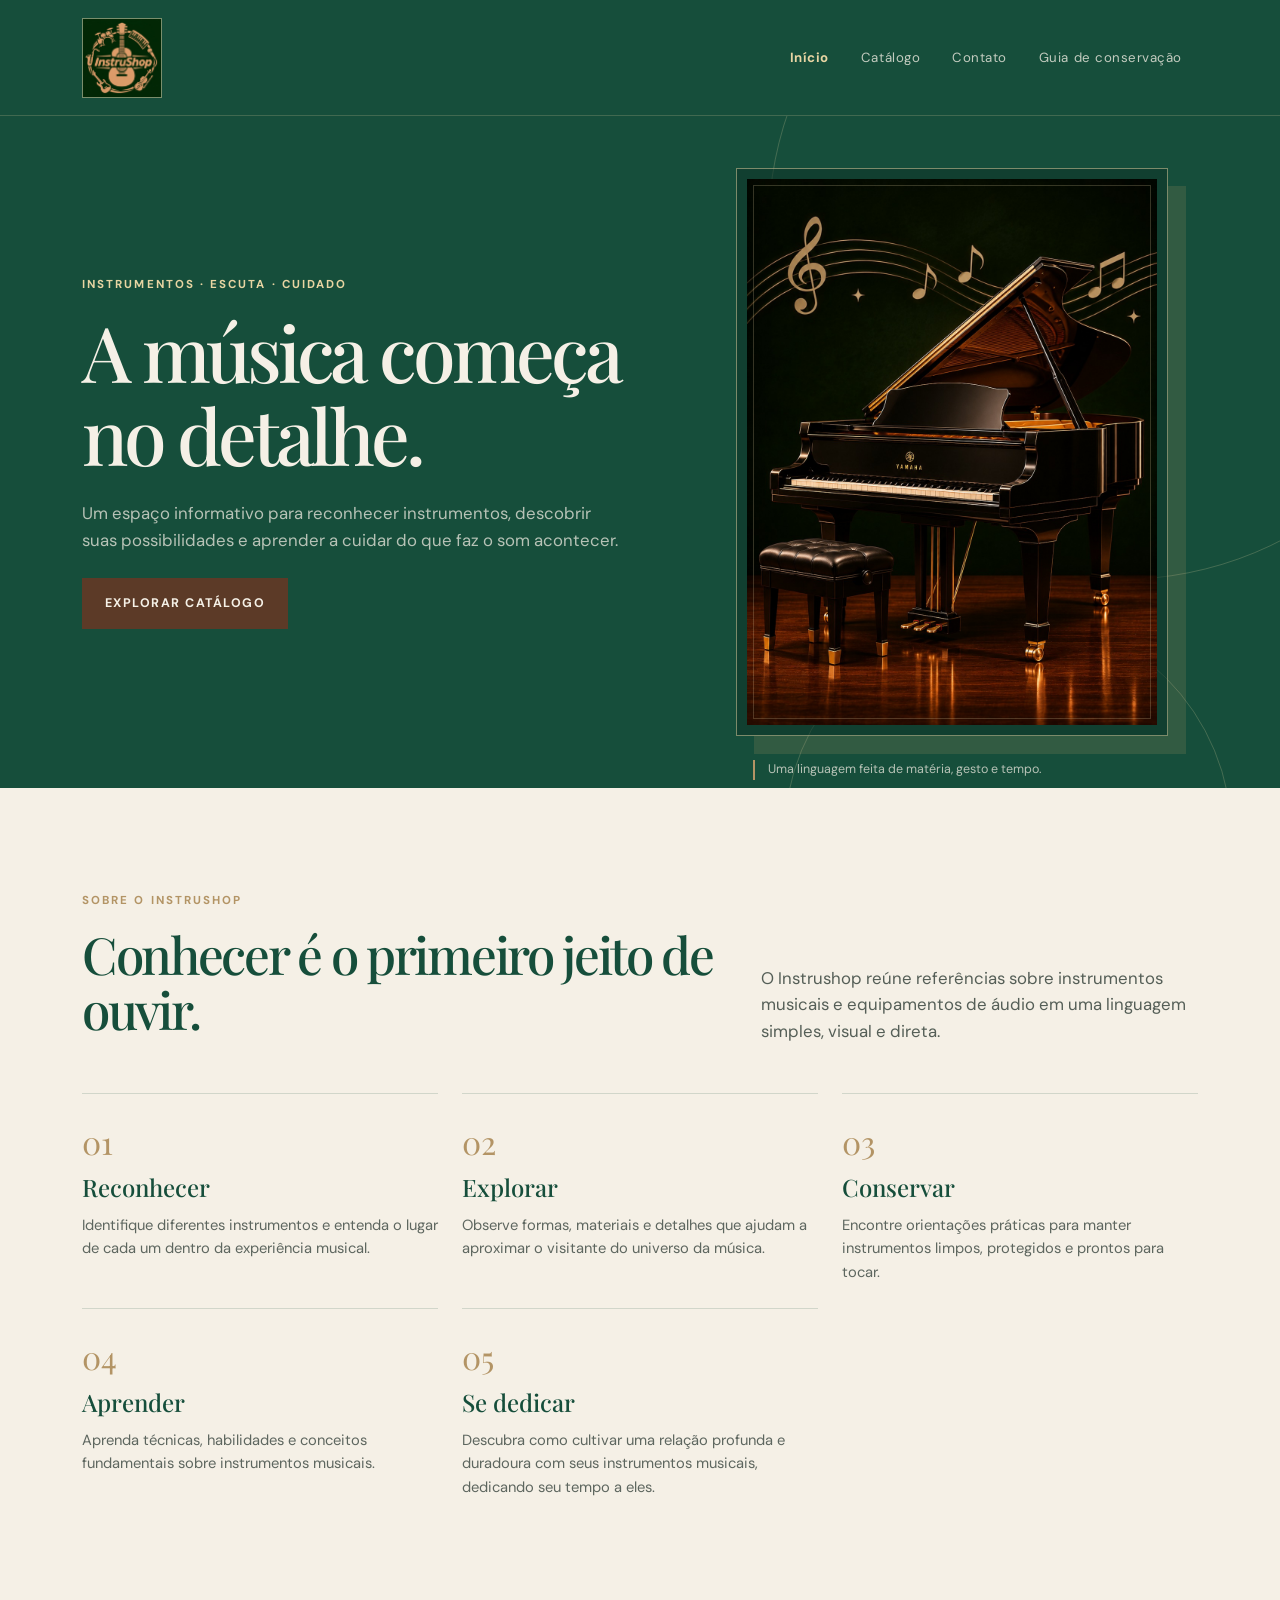
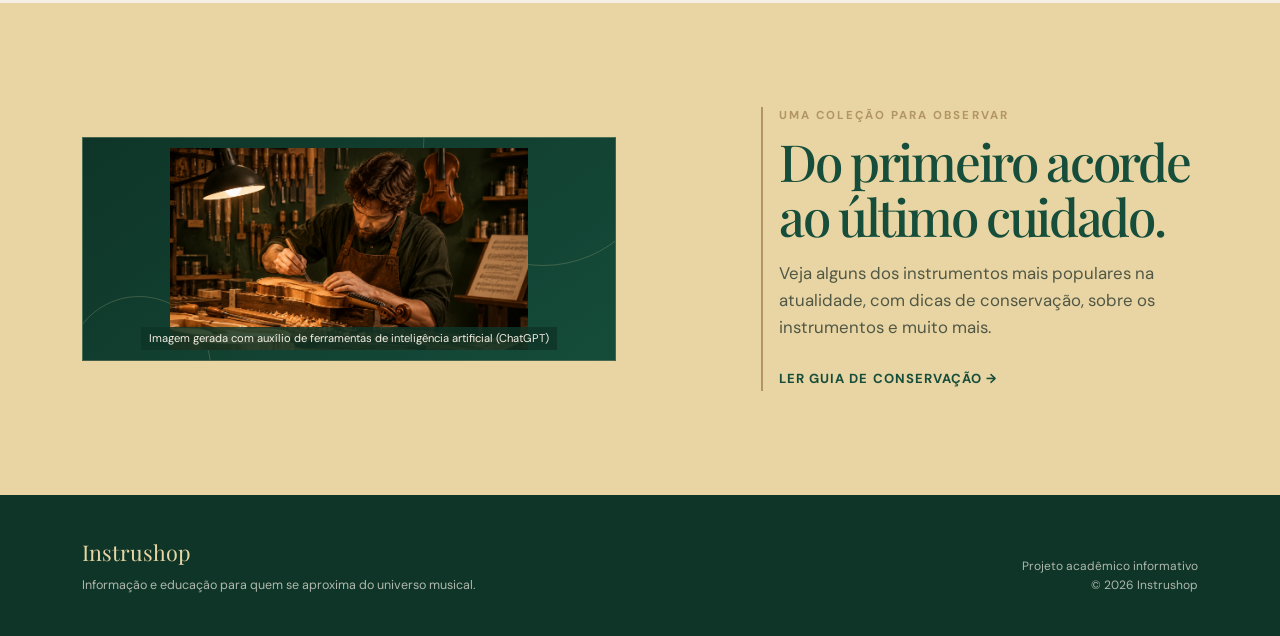
<file: Instrushop-main/Instrushop-main/index.html>
<!doctype html>
<html lang="pt-BR">
<head>
  <meta charset="utf-8">
  <meta name="viewport" content="width=device-width, initial-scale=1">
  <meta name="description" content="Instrushop: instrumentos musicais, equipamentos de áudio e cuidado com a música.">
  <title>Início — Instrushop</title>
  <link href="https://cdn.jsdelivr.net/npm/bootstrap@5.3.3/dist/css/bootstrap.min.css" rel="stylesheet">
  <link href="css/estilos.css" rel="stylesheet">
</head>
<body>
  <header class="site-header">
    <nav class="navbar navbar-expand-lg" aria-label="Navegação principal">
      <div class="container">
        <a class="navbar-brand brand-lockup" href="index.html" aria-label="Instrushop — página inicial">
          <img class="brand-logo" src="assets/logo/instrushop-logo.jpeg" alt="Instrushop">
        </a>
        <button class="navbar-toggler" type="button" data-bs-toggle="collapse" data-bs-target="#mainNav" aria-controls="mainNav" aria-expanded="false" aria-label="Abrir menu"><span class="navbar-toggler-icon"></span></button>
        <div class="collapse navbar-collapse justify-content-end" id="mainNav">
          <ul class="navbar-nav align-items-lg-center">
            <li class="nav-item"><a class="nav-link" data-page="index.html" href="index.html">Início</a></li>
            <li class="nav-item"><a class="nav-link" data-page="catalogo.html" href="catalogo.html">Catálogo</a></li>
            <li class="nav-item"><a class="nav-link" data-page="contato.html" href="contato.html">Contato</a></li>
            <li class="nav-item"><a class="nav-link" data-page="guia-conservacao.html" href="guia-conservacao.html">Guia de conservação</a></li>
          </ul>
        </div>
      </div>
    </nav>
  </header>

  <main>
    <section class="hero">
      <div class="container">
        <div class="hero-grid">
          <div>
            <p class="eyebrow">Instrumentos · escuta · cuidado</p>
            <h1 class="display-title mb-4">A música começa no detalhe.</h1>
            <p class="lead-copy mb-4">Um espaço informativo para reconhecer instrumentos, descobrir suas possibilidades e aprender a cuidar do que faz o som acontecer.</p>
            <a class="btn btn-primary-custom" href="catalogo.html">Explorar catálogo</a>
          </div>
          <div class="hero-art" aria-label="Piano de cauda em ambiente escuro com iluminação dourada">
            <div class="hero-photo-frame"><img src="assets/imagens/piano-referencia.jpeg" alt="Piano de cauda preto iluminado em tons dourados, com notas musicais ao fundo" fetchpriority="high" decoding="async"><span class="hero-caption">Uma linguagem feita de matéria, gesto e tempo.</span></div>
          </div>
        </div>
      </div>
    </section>

    <section class="editorial-section">
      <div class="container">
        <div class="row g-5 align-items-end mb-5">
          <div class="col-lg-7">
            <p class="eyebrow">Sobre o Instrushop</p>
            <h2 class="section-title mt-3">Conhecer é o primeiro jeito de ouvir.</h2>
          </div>
          <div class="col-lg-5"><p class="lead-copy mb-0">O Instrushop reúne referências sobre instrumentos musicais e equipamentos de áudio em uma linguagem simples, visual e direta.</p></div>
        </div>
        <div class="row g-4">
          <div class="col-md-6 col-lg-4"><article class="feature-card"><span class="feature-number">01</span><h3>Reconhecer</h3><p>Identifique diferentes instrumentos e entenda o lugar de cada um dentro da experiência musical.</p></article></div>
          <div class="col-md-6 col-lg-4"><article class="feature-card"><span class="feature-number">02</span><h3>Explorar</h3><p>Observe formas, materiais e detalhes que ajudam a aproximar o visitante do universo da música.</p></article></div>
          <div class="col-md-6 col-lg-4"><article class="feature-card"><span class="feature-number">03</span><h3>Conservar</h3><p>Encontre orientações práticas para manter instrumentos limpos, protegidos e prontos para tocar.</p></article></div>
            <div class="col-md-6 col-lg-4"><article class="feature-card"><span class="feature-number">04</span><h3>Aprender</h3><p>Aprenda técnicas, habilidades e conceitos fundamentais sobre instrumentos musicais.</p></article></div>
              <div class="col-md-6 col-lg-4"><article class="feature-card"><span class="feature-number">05</span><h3>Se dedicar</h3><p>Descubra como cultivar uma relação profunda e duradoura com seus instrumentos musicais, dedicando seu tempo a eles.</p></article></div>
        </div>
      </div>
    </section>

    <section class="band editorial-section">
      <div class="container">
        <div class="row g-5 align-items-center">
          <div class="col-lg-6">
            <div class="placeholder-photo" aria-label="Imagem de instrumento musical do projeto"><img src="imgpg1.png" alt="Instrumento musical em destaque" loading="lazy" decoding="async">
            <figcaption>Imagem gerada com auxílio de ferramentas de inteligência artificial (ChatGPT)</figcaption></div>
          </div>
          <div class="col-lg-5 offset-lg-1">
            <div class="section-kicker"><p class="eyebrow mb-2">Uma coleção para observar</p><h2 class="section-title mb-3">Do primeiro acorde ao último cuidado.</h2><p class="lead-copy mb-4">Veja alguns dos instrumentos mais populares na atualidade, com dicas de conservação, sobre os instrumentos e muito mais. </p><a class="btn-quiet" href="guia-conservacao.html">Ler guia de conservação →</a></div>
          </div>
        </div>
      </div>
    </section>
  </main>

  <footer class="site-footer"><div class="container"><div class="row align-items-end"><div class="col-md-7"><div class="footer-brand">Instrushop</div><p class="footer-note">Informação e educação para quem se aproxima do universo musical.</p></div><div class="col-md-5"><p class="footer-meta mb-0">Projeto acadêmico informativo<br>© <span class="year"></span> Instrushop</p></div></div></div></footer>
  <script src="https://cdn.jsdelivr.net/npm/bootstrap@5.3.3/dist/js/bootstrap.bundle.min.js"></script><script src="js/script.js"></script>
</body>
</html>
</file>
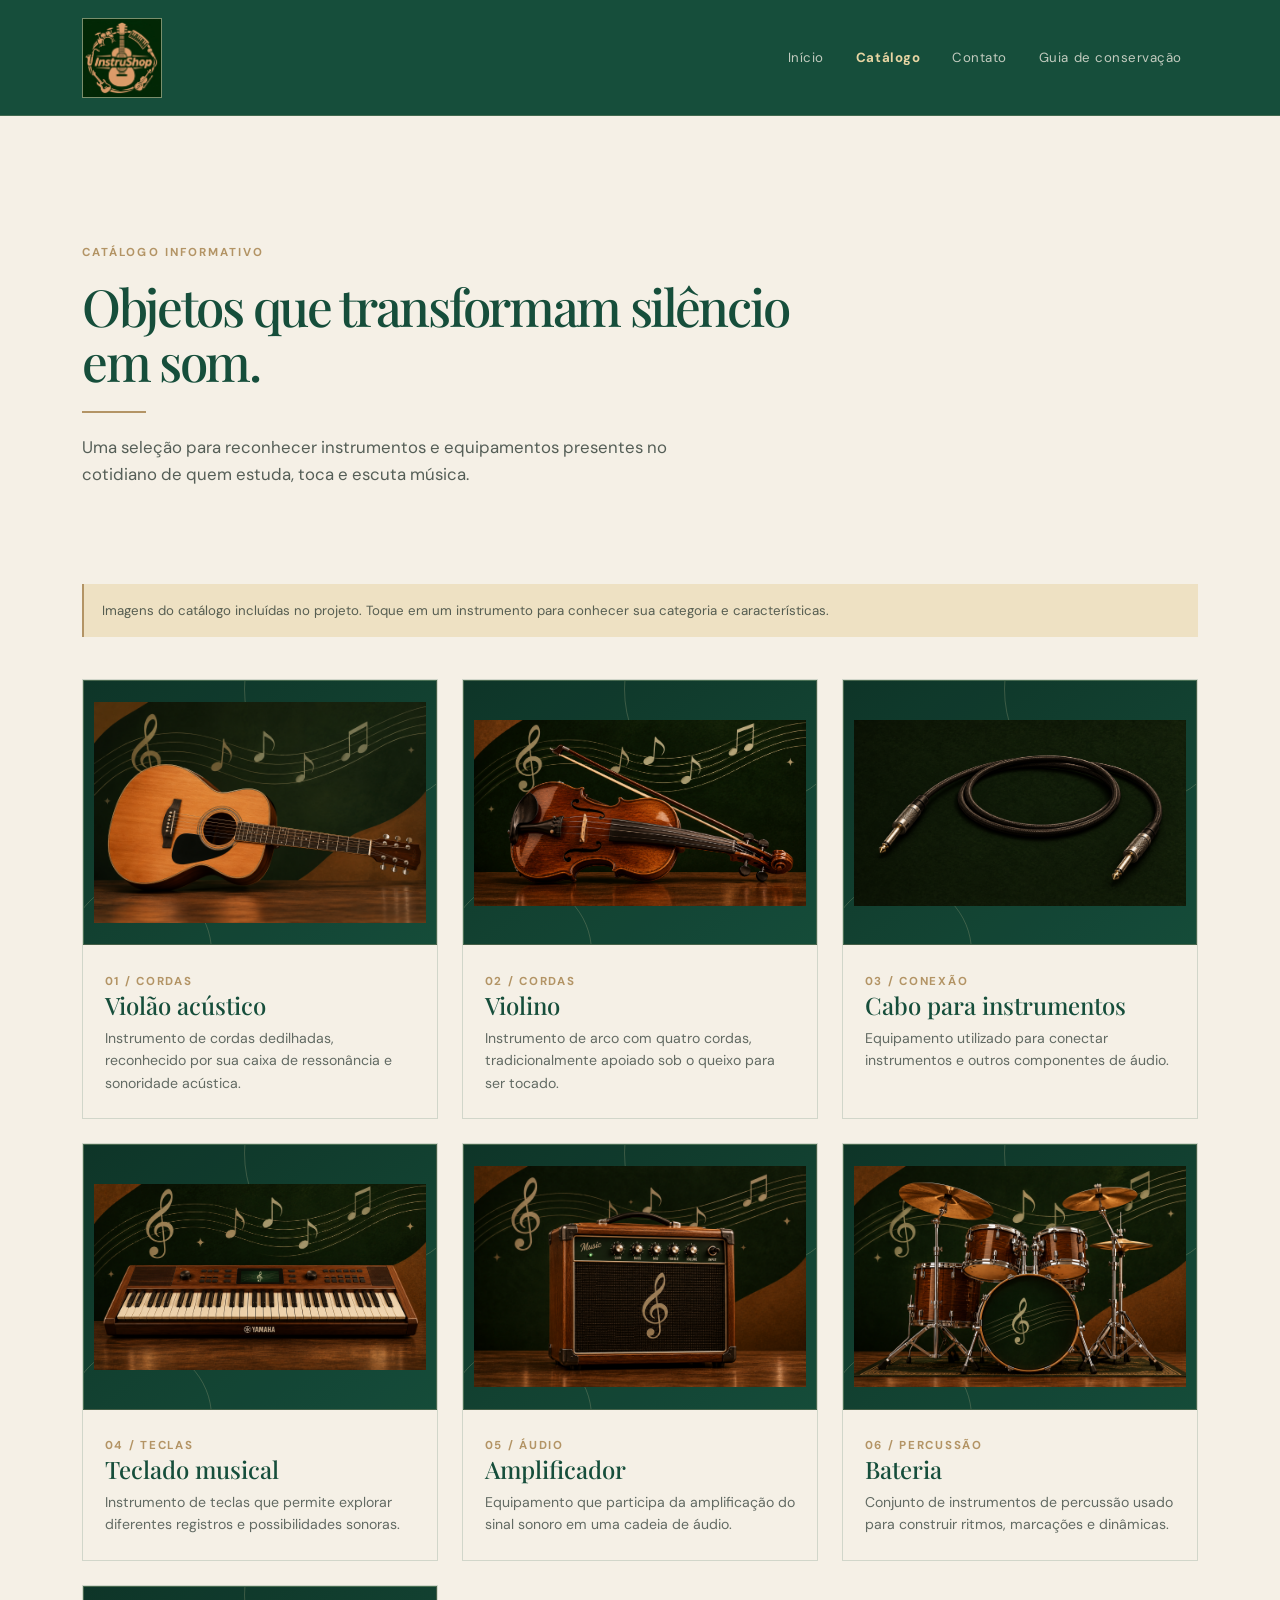
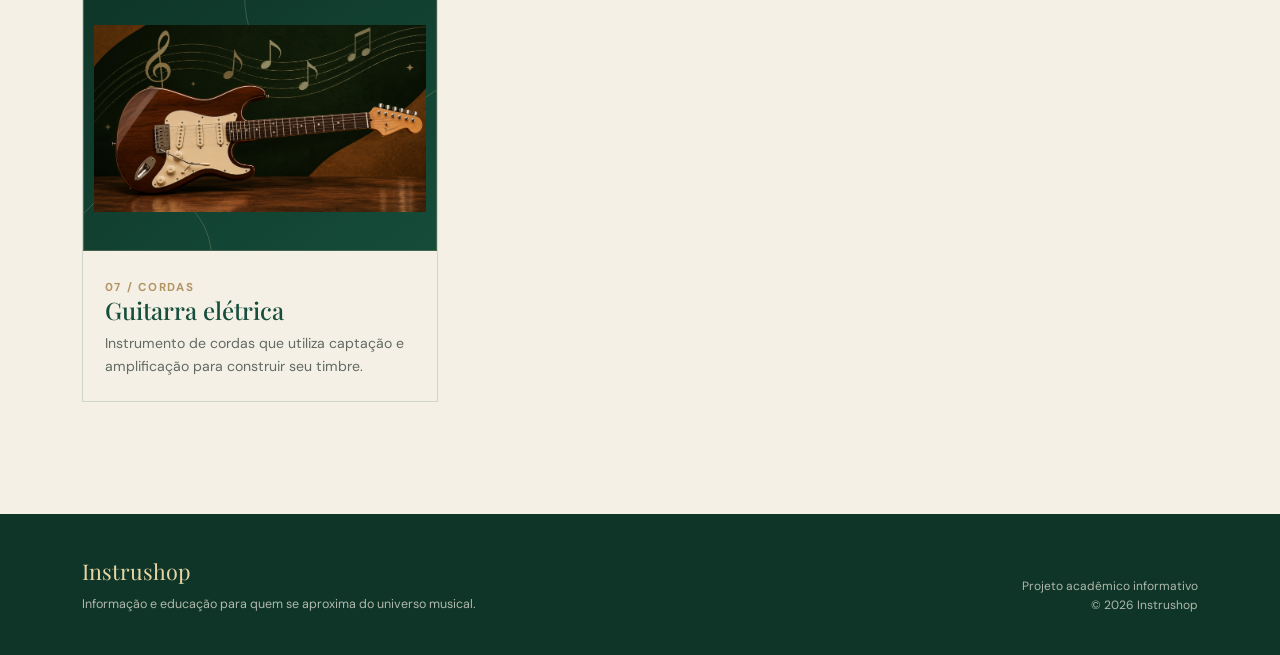
<file: Instrushop-main/Instrushop-main/catalogo.html>
<!doctype html>
<html lang="pt-BR">
  <head>
    <meta charset="utf-8" />
    <meta name="viewport" content="width=device-width, initial-scale=1" />
    <meta
      name="description"
      content="Catálogo informativo de instrumentos e equipamentos musicais do Instrushop."
    />
    <title>Catálogo — Instrushop</title>
    <link
      href="https://cdn.jsdelivr.net/npm/bootstrap@5.3.3/dist/css/bootstrap.min.css"
      rel="stylesheet"
    />
    <link href="css/estilos.css" rel="stylesheet" />
  </head>
  <body>
    <header class="site-header">
      <nav class="navbar navbar-expand-lg" aria-label="Navegação principal">
        <div class="container">
          <a class="navbar-brand brand-lockup" href="index.html"
            ><img
              class="brand-logo"
              src="assets/logo/instrushop-logo.jpeg"
              alt="Instrushop" /></a
          ><button
            class="navbar-toggler"
            type="button"
            data-bs-toggle="collapse"
            data-bs-target="#mainNav"
            aria-label="Abrir menu"
          >
            <span class="navbar-toggler-icon"></span>
          </button>
          <div
            class="collapse navbar-collapse justify-content-end"
            id="mainNav"
          >
            <ul class="navbar-nav align-items-lg-center">
              <li class="nav-item">
                <a class="nav-link" data-page="index.html" href="index.html"
                  >Início</a
                >
              </li>
              <li class="nav-item">
                <a
                  class="nav-link"
                  data-page="catalogo.html"
                  href="catalogo.html"
                  >Catálogo</a
                >
              </li>
              <li class="nav-item">
                <a class="nav-link" data-page="contato.html" href="contato.html"
                  >Contato</a
                >
              </li>
              <li class="nav-item">
                <a
                  class="nav-link"
                  data-page="guia-conservacao.html"
                  href="guia-conservacao.html"
                  >Guia de conservação</a
                >
              </li>
            </ul>
          </div>
        </div>
      </nav>
    </header>
    <main>
      <section class="page-intro">
        <div class="container">
          <div class="row">
            <div class="col-lg-8">
              <p class="eyebrow">Catálogo informativo</p>
              <h1 class="section-title mt-3 mb-3">
                Objetos que transformam silêncio em som.
              </h1>
              <div class="rule"></div>
              <p class="lead-copy">
                Uma seleção para reconhecer instrumentos e equipamentos
                presentes no cotidiano de quem estuda, toca e escuta música.
              </p>
            </div>
          </div>
        </div>
      </section>
      <section class="catalog-grid">
        <div class="container">
          <p class="asset-note">Imagens do catálogo incluídas no projeto. Toque em um instrumento para conhecer sua categoria e características.</p>
          <div class="row g-4">
            <div class="col-md-6 col-lg-4">
              <article class="product-card">
                <div class="placeholder-photo">
                  
                  <img src="assets/imagens/catalogo/violao-acustico.png" alt="Violão acústico" loading="lazy" decoding="async">
                </div>
                <div class="product-copy">
                  <span class="product-index">01 / CORDAS</span>
                  <h3>Violão acústico</h3>
                  <p>
                    Instrumento de cordas dedilhadas, reconhecido por sua caixa
                    de ressonância e sonoridade acústica.
                  </p>
                </div>
              </article>
            </div>
            <div class="col-md-6 col-lg-4">
              <article class="product-card">
                <div class="placeholder-photo">
                  <img src="assets/imagens/catalogo/violino.png" alt="Violino clássico" loading="lazy" decoding="async">
                </div>
                <div class="product-copy">
                  <span class="product-index">02 / CORDAS</span>
                  <h3>Violino</h3>
                  <p>
                    Instrumento de arco com quatro cordas, tradicionalmente
                    apoiado sob o queixo para ser tocado.
                  </p>
                </div>
              </article>
            </div>
            <div class="col-md-6 col-lg-4">
              <article class="product-card">
                <div class="placeholder-photo">
                    <img src="assets/imagens/catalogo/cabo-instrumento.png" alt="Cabo para instrumentos musicais" loading="lazy" decoding="async">
                </div>
                <div class="product-copy">
                  <span class="product-index">03 / CONEXÃO</span>
                  <h3>Cabo para instrumentos</h3>
                  <p>
                    Equipamento utilizado para conectar instrumentos e outros
                    componentes de áudio.
                  </p>
                </div>
              </article>
            </div>
            <div class="col-md-6 col-lg-4">
              <article class="product-card">
                <div class="placeholder-photo">
                  <img src="assets/imagens/catalogo/teclado.png" alt="Teclado musical Yamaha" loading="lazy" decoding="async">
                </div>
                <div class="product-copy">
                  <span class="product-index">04 / TECLAS</span>
                  <h3>Teclado musical</h3>
                  <p>
                    Instrumento de teclas que permite explorar diferentes
                    registros e possibilidades sonoras.
                  </p>
                </div>
              </article>
            </div>
            <div class="col-md-6 col-lg-4">
              <article class="product-card">
                <div class="placeholder-photo">
                  <img src="assets/imagens/catalogo/amplificador.png" alt="Amplificador vintage" loading="lazy" decoding="async">
                </div>
                <div class="product-copy">
                  <span class="product-index">05 / ÁUDIO</span>
                  <h3>Amplificador</h3>
                  <p>
                    Equipamento que participa da amplificação do sinal sonoro em
                    uma cadeia de áudio.
                  </p>
                </div>
              </article>
            </div>
            <div class="col-md-6 col-lg-4">
              <article class="product-card">
                <div class="placeholder-photo">
                  <img src="assets/imagens/catalogo/bateria.png" alt="Bateria acústica" loading="lazy" decoding="async">
                </div>
                <div class="product-copy">
                  <span class="product-index">06 / PERCUSSÃO</span>
                  <h3>Bateria</h3>
                  <p>
                    Conjunto de instrumentos de percussão usado para construir
                    ritmos, marcações e dinâmicas.
                  </p>
                </div>
              </article>
            </div>
            <div class="col-md-6 col-lg-4">
              <article class="product-card">
                <div class="placeholder-photo">
                  <img src="assets/imagens/catalogo/guitarra-eletrica.png" alt="Guitarra elétrica" loading="lazy" decoding="async">
                </div>
                <div class="product-copy">
                  <span class="product-index">07 / CORDAS</span>
                  <h3>Guitarra elétrica</h3>
                  <p>
                    Instrumento de cordas que utiliza captação e amplificação
                    para construir seu timbre.
                  </p>
                </div>
              </article>
            </div>
          </div>
        </div>
      </section>
    </main>
    <footer class="site-footer">
      <div class="container">
        <div class="row align-items-end">
          <div class="col-md-7">
            <div class="footer-brand">Instrushop</div>
            <p class="footer-note">
              Informação e educação para quem se aproxima do universo musical.
            </p>
          </div>
          <div class="col-md-5">
            <p class="footer-meta mb-0">
              Projeto acadêmico informativo<br />©
              <span class="year"></span> Instrushop
            </p>
          </div>
        </div>
      </div>
    </footer>
    <script src="https://cdn.jsdelivr.net/npm/bootstrap@5.3.3/dist/js/bootstrap.bundle.min.js"></script>
    <script src="js/script.js"></script>
  </body>
</html>
</file>
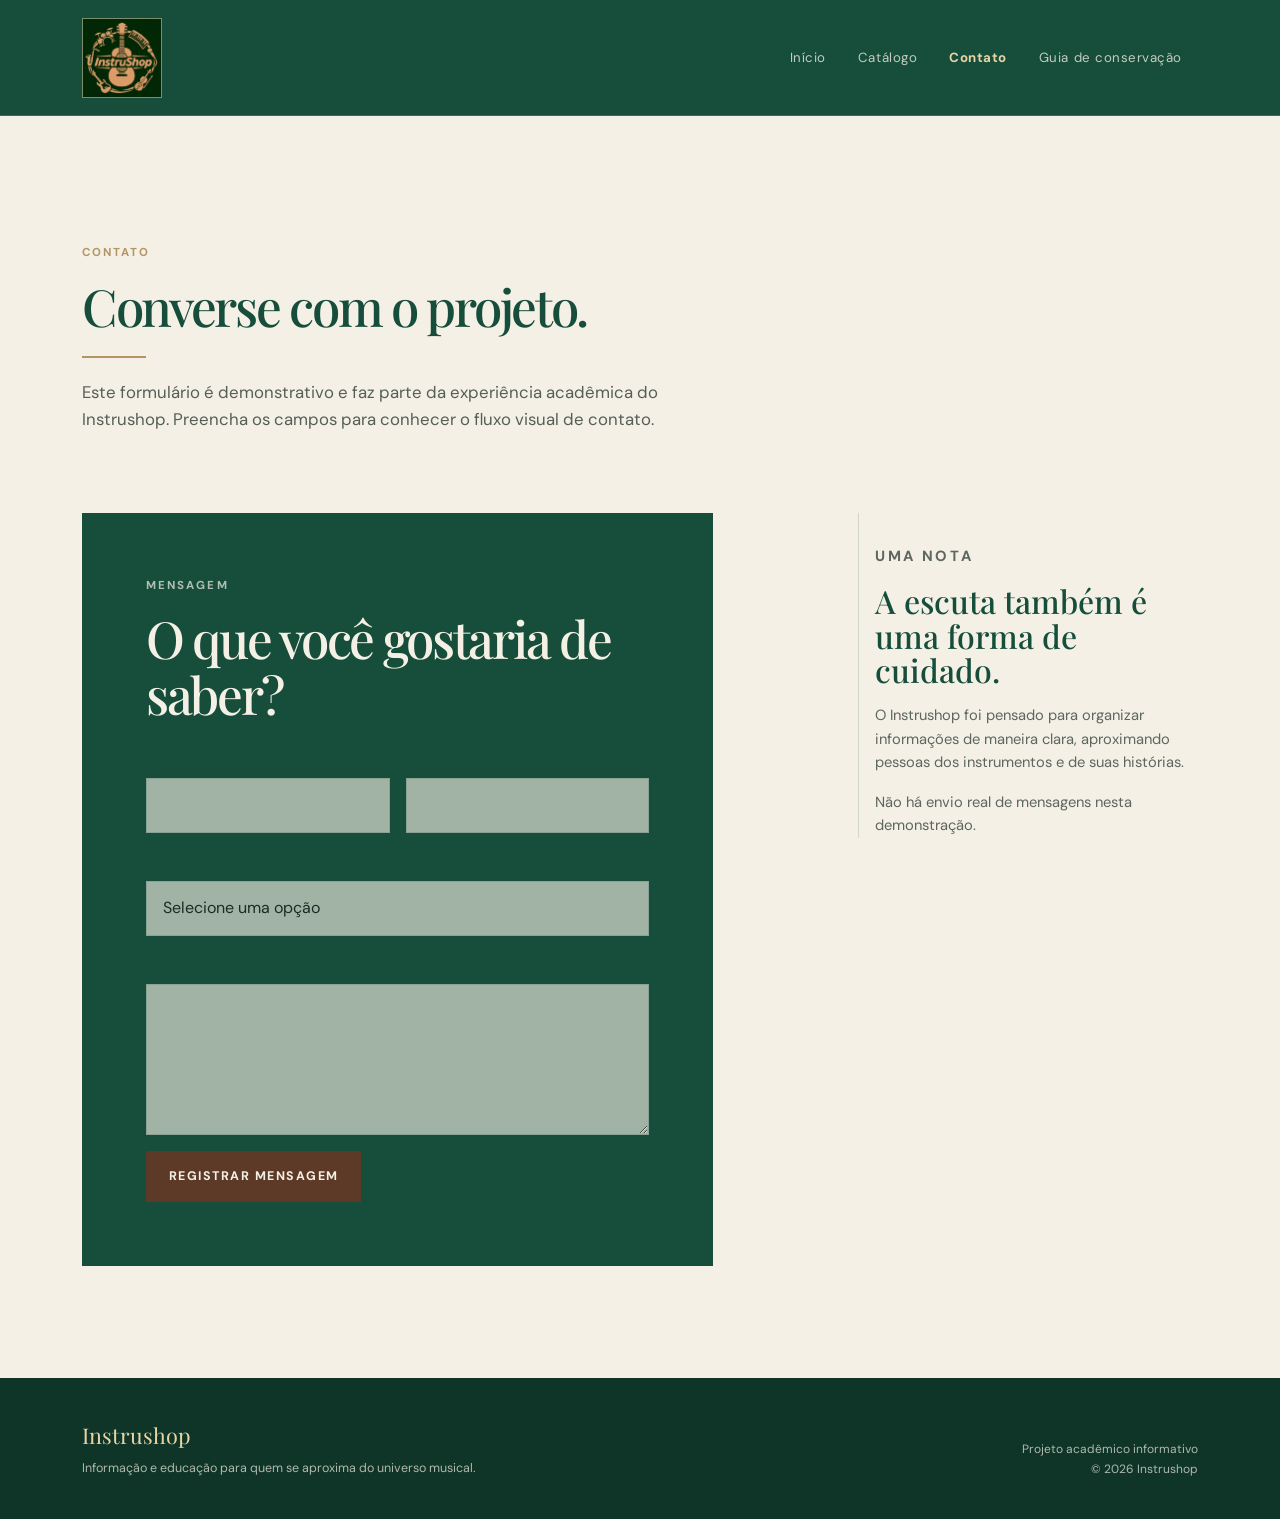
<file: Instrushop-main/Instrushop-main/contato.html>
<!doctype html>
<html lang="pt-BR">
<head>
  <meta charset="utf-8">
  <meta name="viewport" content="width=device-width, initial-scale=1">
  <meta name="description" content="Formulário de contato demonstrativo do Instrushop.">
  <title>Contato — Instrushop</title>
  <link href="https://cdn.jsdelivr.net/npm/bootstrap@5.3.3/dist/css/bootstrap.min.css" rel="stylesheet">
  <link href="css/estilos.css" rel="stylesheet">
</head>
<body>
  <header class="site-header">
    <nav class="navbar navbar-expand-lg" aria-label="Navegação principal"><div class="container">
      <a class="navbar-brand brand-lockup" href="index.html" aria-label="Instrushop — início"><img class="brand-logo" src="assets/logo/instrushop-logo.jpeg" alt="Instrushop"></a>
      <button class="navbar-toggler" type="button" data-bs-toggle="collapse" data-bs-target="#mainNav" aria-controls="mainNav" aria-expanded="false" aria-label="Abrir menu"><span class="navbar-toggler-icon"></span></button>
      <div class="collapse navbar-collapse justify-content-end" id="mainNav"><ul class="navbar-nav align-items-lg-center">
        <li class="nav-item"><a class="nav-link" data-page="index.html" href="index.html">Início</a></li><li class="nav-item"><a class="nav-link" data-page="catalogo.html" href="catalogo.html">Catálogo</a></li><li class="nav-item"><a class="nav-link" data-page="contato.html" href="contato.html">Contato</a></li><li class="nav-item"><a class="nav-link" data-page="guia-conservacao.html" href="guia-conservacao.html">Guia de conservação</a></li>
      </ul></div>
    </div></nav>
  </header>
  <main>
    <section class="page-intro"><div class="container"><div class="row"><div class="col-lg-8"><p class="eyebrow">Contato</p><h1 class="section-title mt-3 mb-3">Converse com o projeto.</h1><div class="rule"></div><p class="lead-copy">Este formulário é demonstrativo e faz parte da experiência acadêmica do Instrushop. Preencha os campos para conhecer o fluxo visual de contato.</p></div></div></div></section>
    <section class="contact-shell"><div class="container"><div class="row g-5 align-items-start">
      <div class="col-lg-7"><div class="contact-panel"><p class="eyebrow">Mensagem</p><h2 class="section-title mt-3 mb-4">O que você gostaria de saber?</h2>
        <form id="contactForm" novalidate><div class="row g-3">
          <div class="col-md-6"><label class="form-label" for="name">Nome</label><input class="form-control" id="name" name="name" type="text" autocomplete="name" required><div class="invalid-feedback">Informe seu nome.</div></div>
          <div class="col-md-6"><label class="form-label" for="email">E-mail</label><input class="form-control" id="email" name="email" type="email" autocomplete="email" required><div class="invalid-feedback">Informe um e-mail válido.</div></div>
          <div class="col-12"><label class="form-label" for="subject">Assunto</label><select class="form-select" id="subject" name="subject" required><option value="" selected disabled>Selecione uma opção</option><option>Instrumentos musicais</option><option>Equipamentos de áudio</option><option>Conservação</option><option>Projeto acadêmico</option></select><div class="invalid-feedback">Selecione um assunto.</div></div>
          <div class="col-12"><label class="form-label" for="message">Mensagem</label><textarea class="form-control" id="message" name="message" rows="5" required></textarea><div class="invalid-feedback">Escreva uma mensagem.</div></div>
          <div class="col-12"><button class="btn btn-primary-custom" type="submit">Registrar mensagem</button><div id="formFeedback" class="form-feedback" role="status" aria-live="polite"></div></div>
        </div></form>
      </div></div>
      <div class="col-lg-4 offset-lg-1"><aside class="contact-aside"><p class="eyebrow">Uma nota</p><h3 class="mt-3 mb-3">A escuta também é uma forma de cuidado.</h3><p>O Instrushop foi pensado para organizar informações de maneira clara, aproximando pessoas dos instrumentos e de suas histórias.</p><p class="mb-0">Não há envio real de mensagens nesta demonstração.</p></aside></div>
    </div></div></section>
  </main>
  <footer class="site-footer"><div class="container"><div class="row align-items-end"><div class="col-md-7"><div class="footer-brand">Instrushop</div><p class="footer-note">Informação e educação para quem se aproxima do universo musical.</p></div><div class="col-md-5"><p class="footer-meta mb-0">Projeto acadêmico informativo<br>© <span class="year"></span> Instrushop</p></div></div></div></footer>
  <script src="https://cdn.jsdelivr.net/npm/bootstrap@5.3.3/dist/js/bootstrap.bundle.min.js"></script><script src="js/script.js"></script>
</body>
</html>
</file>
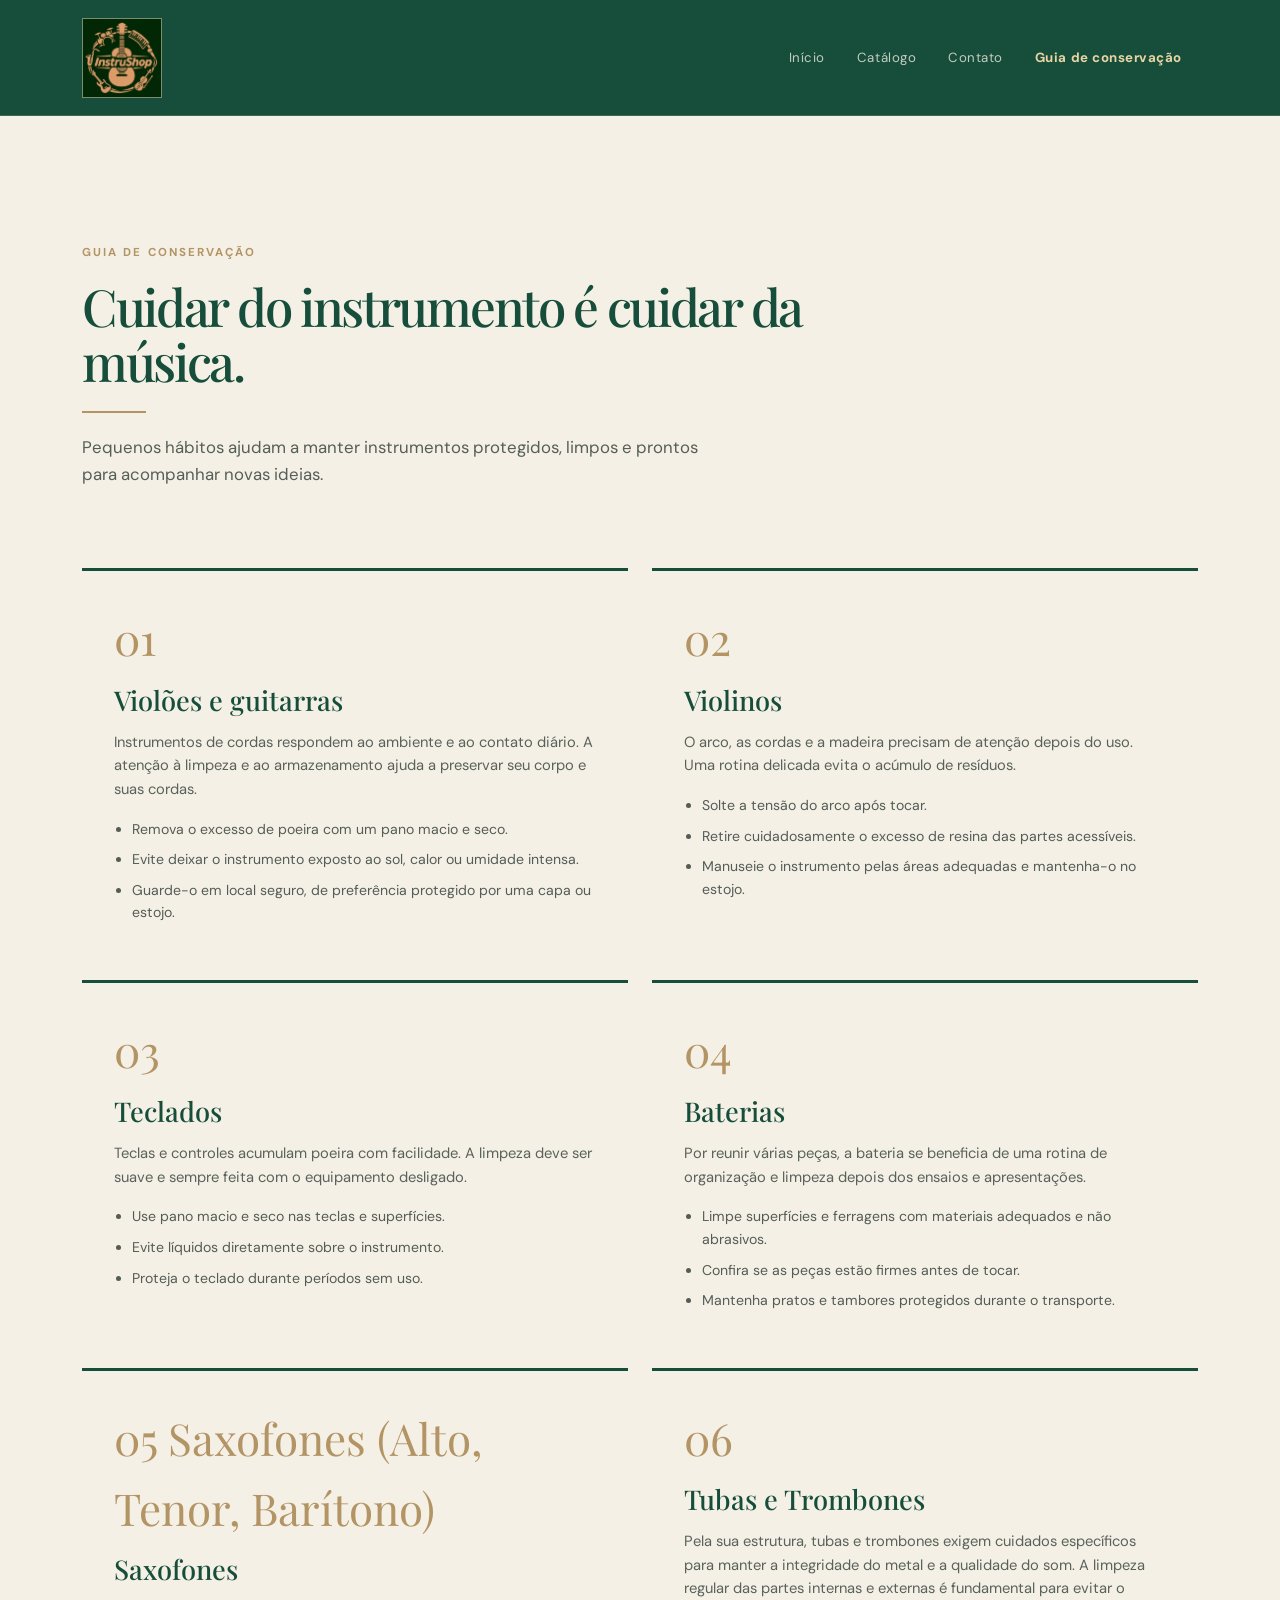
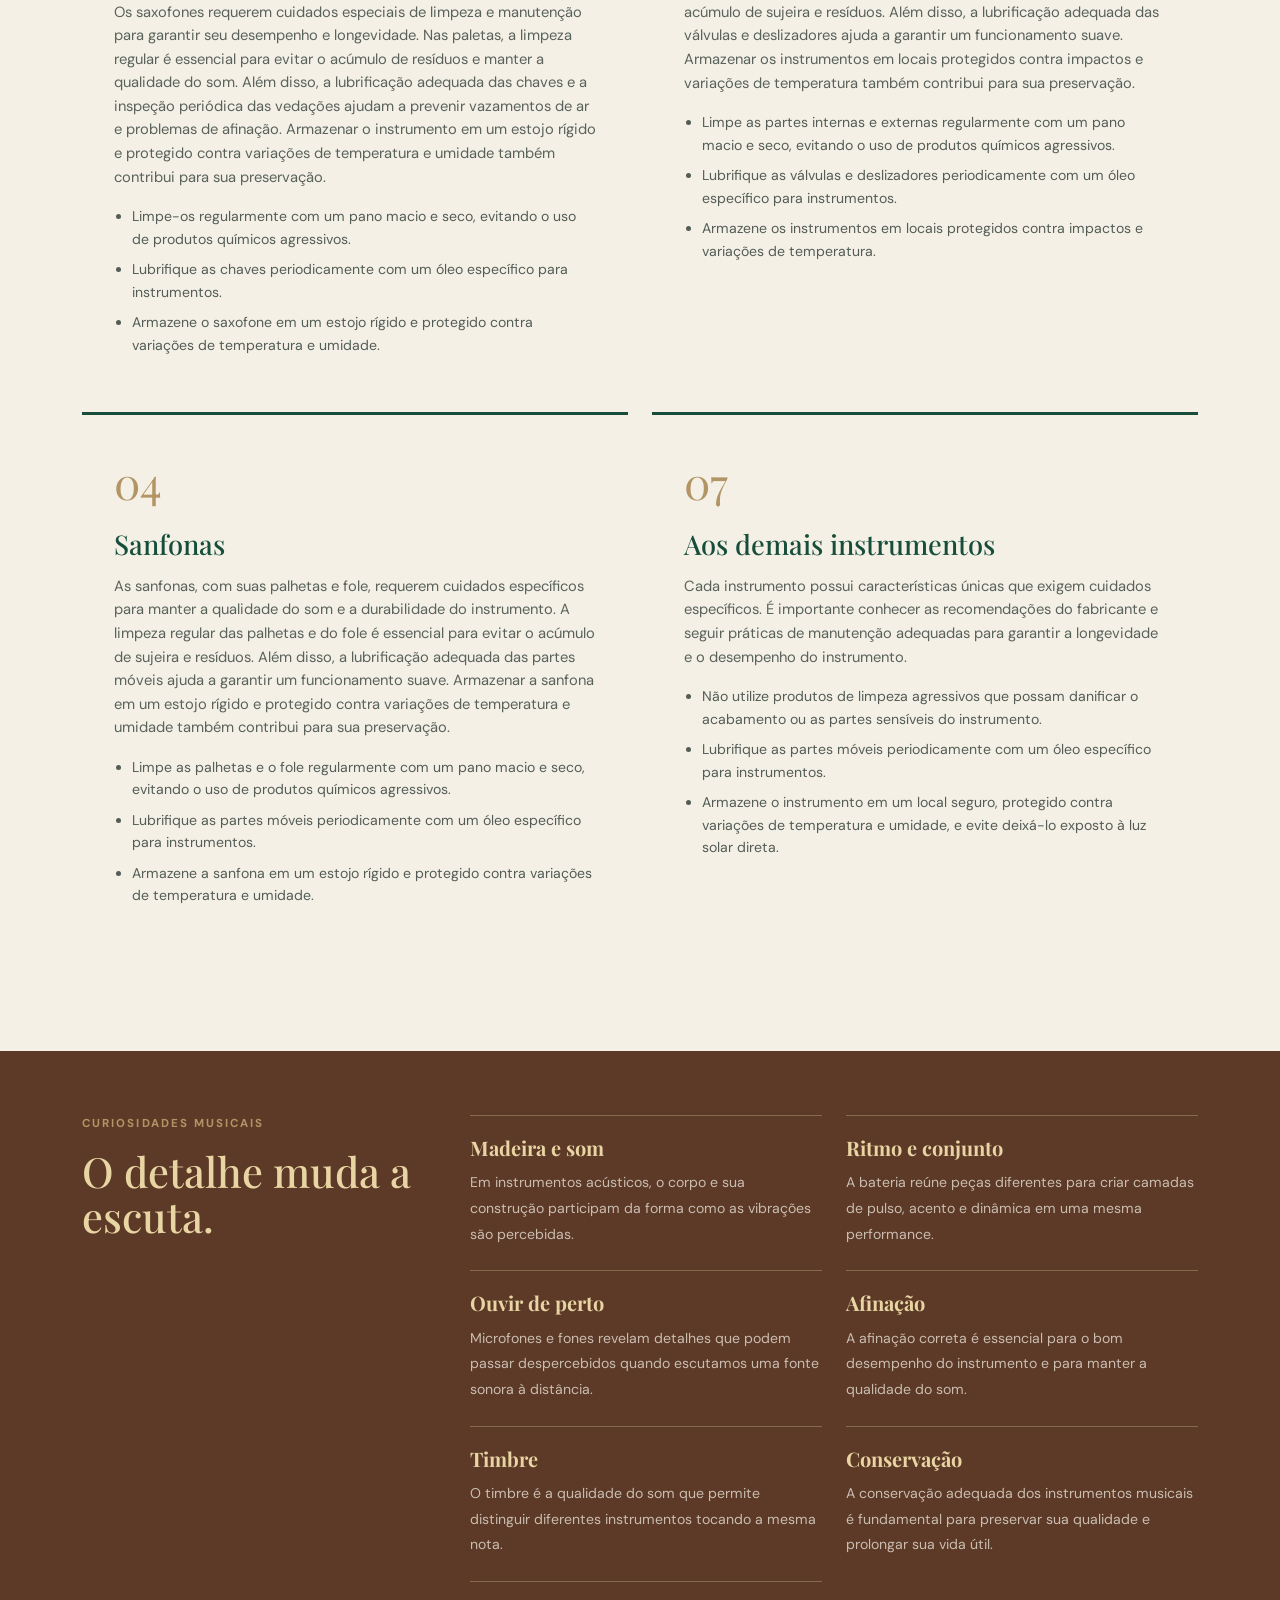
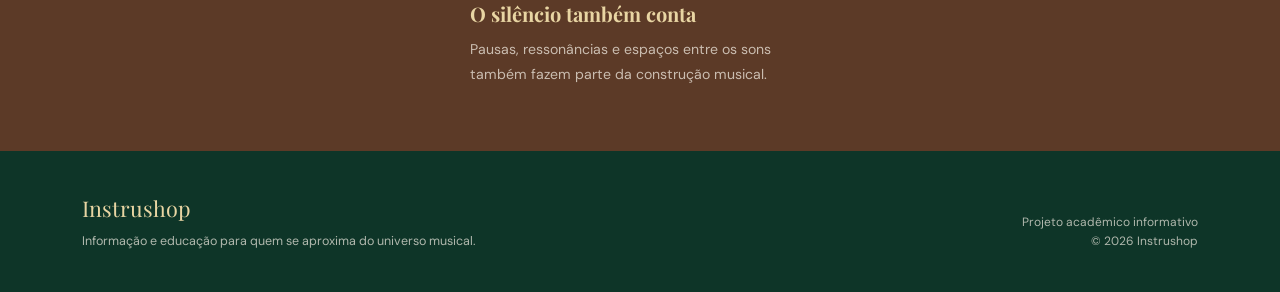
<file: Instrushop-main/Instrushop-main/guia-conservacao.html>
<!doctype html>
<html lang="pt-BR">
  <head>
    <meta charset="utf-8" />
    <meta name="viewport" content="width=device-width, initial-scale=1" />
    <meta
      name="description"
      content="Guia de conservação de instrumentos musicais do Instrushop."
    />
    <title>Guia de conservação — Instrushop</title>
    <link
      href="https://cdn.jsdelivr.net/npm/bootstrap@5.3.3/dist/css/bootstrap.min.css"
      rel="stylesheet"
    />
    <link href="css/estilos.css" rel="stylesheet" />
  </head>
  <body>
    <header class="site-header">
      <nav class="navbar navbar-expand-lg" aria-label="Navegação principal">
        <div class="container">
          <a class="navbar-brand brand-lockup" href="index.html"
            ><img
              class="brand-logo"
              src="assets/logo/instrushop-logo.jpeg"
              alt="Instrushop" /></a
          ><button
            class="navbar-toggler"
            type="button"
            data-bs-toggle="collapse"
            data-bs-target="#mainNav"
            aria-label="Abrir menu"
          >
            <span class="navbar-toggler-icon"></span>
          </button>
          <div
            class="collapse navbar-collapse justify-content-end"
            id="mainNav"
          >
            <ul class="navbar-nav align-items-lg-center">
              <li class="nav-item">
                <a class="nav-link" data-page="index.html" href="index.html"
                  >Início</a
                >
              </li>
              <li class="nav-item">
                <a
                  class="nav-link"
                  data-page="catalogo.html"
                  href="catalogo.html"
                  >Catálogo</a
                >
              </li>
              <li class="nav-item">
                <a class="nav-link" data-page="contato.html" href="contato.html"
                  >Contato</a
                >
              </li>
              <li class="nav-item">
                <a
                  class="nav-link"
                  data-page="guia-conservacao.html"
                  href="guia-conservacao.html"
                  >Guia de conservação</a
                >
              </li>
            </ul>
          </div>
        </div>
      </nav>
    </header>
    <main>
      <section class="page-intro">
        <div class="container">
          <div class="row">
            <div class="col-lg-8">
              <p class="eyebrow">Guia de conservação</p>
              <h1 class="section-title mt-3 mb-3">
                Cuidar do instrumento é cuidar da música.
              </h1>
              <div class="rule"></div>
              <p class="lead-copy">
                Pequenos hábitos ajudam a manter instrumentos protegidos, limpos
                e prontos para acompanhar novas ideias.
              </p>
            </div>
          </div>
        </div>
      </section>
      <section class="guide-grid">
        <div class="container">
          <div class="row g-4">
            <div class="col-md-6">
              <article class="guide-card">
                <div class="guide-icon">01</div>
                <h3>Violões e guitarras</h3>
                <p>
                  Instrumentos de cordas respondem ao ambiente e ao contato
                  diário. A atenção à limpeza e ao armazenamento ajuda a
                  preservar seu corpo e suas cordas.
                </p>
                <ul>
                  <li>Remova o excesso de poeira com um pano macio e seco.</li>
                  <li>
                    Evite deixar o instrumento exposto ao sol, calor ou umidade
                    intensa.
                  </li>
                  <li>
                    Guarde-o em local seguro, de preferência protegido por uma
                    capa ou estojo.
                  </li>
                </ul>
              </article>
            </div>
            <div class="col-md-6">
              <article class="guide-card">
                <div class="guide-icon">02</div>
                <h3>Violinos</h3>
                <p>
                  O arco, as cordas e a madeira precisam de atenção depois do
                  uso. Uma rotina delicada evita o acúmulo de resíduos.
                </p>
                <ul>
                  <li>Solte a tensão do arco após tocar.</li>
                  <li>
                    Retire cuidadosamente o excesso de resina das partes
                    acessíveis.
                  </li>
                  <li>
                    Manuseie o instrumento pelas áreas adequadas e mantenha-o no
                    estojo.
                  </li>
                </ul>
              </article>
            </div>
            <div class="col-md-6">
              <article class="guide-card">
                <div class="guide-icon">03</div>
                <h3>Teclados</h3>
                <p>
                  Teclas e controles acumulam poeira com facilidade. A limpeza
                  deve ser suave e sempre feita com o equipamento desligado.
                </p>
                <ul>
                  <li>Use pano macio e seco nas teclas e superfícies.</li>
                  <li>Evite líquidos diretamente sobre o instrumento.</li>
                  <li>Proteja o teclado durante períodos sem uso.</li>
                </ul>
              </article>
            </div>
            <div class="col-md-6">
              <article class="guide-card">
                <div class="guide-icon">04</div>
                <h3>Baterias</h3>
                <p>
                  Por reunir várias peças, a bateria se beneficia de uma rotina
                  de organização e limpeza depois dos ensaios e apresentações.
                </p>
                <ul>
                  <li>
                    Limpe superfícies e ferragens com materiais adequados e não
                    abrasivos.
                  </li>
                  <li>Confira se as peças estão firmes antes de tocar.</li>
                  <li>
                    Mantenha pratos e tambores protegidos durante o transporte.
                  </li>
                </ul>
              </article>
            </div>
            <div class="col-md-6">
              <article class="guide-card">
                <div class="guide-icon">05 Saxofones (Alto, Tenor, Barítono)</div>
                <h3>Saxofones</h3>
                <p>
                  Os saxofones requerem cuidados especiais de limpeza e manutenção para garantir seu desempenho e longevidade. Nas paletas, a limpeza regular é essencial para evitar o acúmulo de resíduos e manter a qualidade do som. Além disso, a lubrificação adequada das chaves e a inspeção periódica das vedações ajudam a prevenir vazamentos de ar e problemas de afinação. Armazenar o instrumento em um estojo rígido e protegido contra variações de temperatura e umidade também contribui para sua preservação.
                </p>
                <ul>
                  <li>
                    Limpe-os regularmente com um pano macio e seco, evitando o uso de produtos químicos agressivos.
                  </li>
                  <li>
                    Lubrifique as chaves periodicamente com um óleo específico para instrumentos.
                  </li>
                  <li>
                    Armazene o saxofone em um estojo rígido e protegido contra variações de temperatura e umidade.
                  </li>
                </ul>
              </article>
            </div>
            <div class="col-md-6">
              <article class="guide-card">
                <div class="guide-icon">06</div>
                <h3>Tubas e Trombones</h3>
                <p>
                  Pela sua estrutura, tubas e trombones exigem cuidados específicos para manter a integridade do metal e a qualidade do som. A limpeza regular das partes internas e externas é fundamental para evitar o acúmulo de sujeira e resíduos. Além disso, a lubrificação adequada das válvulas e deslizadores ajuda a garantir um funcionamento suave. Armazenar os instrumentos em locais protegidos contra impactos e variações de temperatura também contribui para sua preservação.
                </p>
                <ul>
                  <li>
                    Limpe as partes internas e externas regularmente com um pano macio e seco, evitando o uso de produtos químicos agressivos.
                  </li>
                  <li>
                    Lubrifique as válvulas e deslizadores periodicamente com um óleo específico para instrumentos.
                  </li>
                  <li>
                    Armazene os instrumentos em locais protegidos contra impactos e variações de temperatura.
                  </li>
                </ul>
              </article>
            </div>
            <div class="col-md-6">
              <article class="guide-card">
                <div class="guide-icon">04</div>
                <h3>Sanfonas</h3>
                <p>
                    As sanfonas, com suas palhetas e fole, requerem cuidados específicos para manter a qualidade do som e a durabilidade do instrumento. A limpeza regular das palhetas e do fole é essencial para evitar o acúmulo de sujeira e resíduos. Além disso, a lubrificação adequada das partes móveis ajuda a garantir um funcionamento suave. Armazenar a sanfona em um estojo rígido e protegido contra variações de temperatura e umidade também contribui para sua preservação.
                </p>
                <ul>
                  <li>
                    Limpe as palhetas e o fole regularmente com um pano macio e seco, evitando o uso de produtos químicos agressivos.
                  </li>
                  <li>
                    Lubrifique as partes móveis periodicamente com um óleo específico para instrumentos.
                  </li>
                  <li>
                    Armazene a sanfona em um estojo rígido e protegido contra variações de temperatura e umidade.
                  </li>
                </ul>
              </article>
            </div>
            <div class="col-md-6">
              <article class="guide-card">
                <div class="guide-icon">07</div>
                <h3>Aos demais instrumentos</h3>
                <p>
                    Cada instrumento possui características únicas que exigem cuidados específicos. É importante conhecer as recomendações do fabricante e seguir práticas de manutenção adequadas para garantir a longevidade e o desempenho do instrumento.
                </p>
                <ul>
                  <li>
                  Não utilize produtos de limpeza agressivos que possam danificar o acabamento ou as partes sensíveis do instrumento.
                  </li>
                  <li>
                    Lubrifique as partes móveis periodicamente com um óleo específico para instrumentos.
                  </li>
                  <li>
                    Armazene o instrumento em um local seguro, protegido contra variações de temperatura e umidade, e evite deixá-lo exposto à luz solar direta.
                  </li>
                </ul>
              </article>

            </div>
          </div>
        </div>
      </section>
      <section class="trivia">
        <div class="container">
          <div class="row g-5">
            <div class="col-lg-4">
              <p class="eyebrow">Curiosidades musicais</p>
              <h2 class="mt-3">O detalhe muda a escuta.</h2>
            </div>
            <div class="col-lg-8">
              <div class="row g-4">
                <div class="col-md-6">
                  <div class="trivia-item">
                    <strong>Madeira e som</strong
                    ><span
                      >Em instrumentos acústicos, o corpo e sua construção
                      participam da forma como as vibrações são
                      percebidas.</span
                    >
                  </div>
                </div>
                <div class="col-md-6">
                  <div class="trivia-item">
                    <strong>Ritmo e conjunto</strong
                    ><span
                      >A bateria reúne peças diferentes para criar camadas de
                      pulso, acento e dinâmica em uma mesma performance.</span
                    >
                  </div>
                </div>
                <div class="col-md-6">
                  <div class="trivia-item">
                    <strong>Ouvir de perto</strong
                    ><span
                      >Microfones e fones revelam detalhes que podem passar
                      despercebidos quando escutamos uma fonte sonora à
                      distância.</span
                    >
                  </div>

                  </div>
                <div class="col-md-6">
                  <div class="trivia-item">
                    <strong>Afinação</strong
                    ><span
                      >A afinação correta é essencial para o bom desempenho do instrumento e para manter a qualidade do som.</span
                    >
                  </div>

                  </div>
                <div class="col-md-6">
                  <div class="trivia-item">
                    <strong>Timbre</strong
                    ><span
                      >O timbre é a qualidade do som que permite distinguir diferentes instrumentos tocando a mesma nota.</span
                    >
                  </div>

                  </div>
                <div class="col-md-6">
                  <div class="trivia-item">
                    <strong>Conservação</strong
                    ><span
                      >A conservação adequada dos instrumentos musicais é fundamental para preservar sua qualidade e prolongar sua vida útil.</span
                    >
                  </div>

                </div>
                <div class="col-md-6">
                  <div class="trivia-item">
                    <strong>O silêncio também conta</strong
                    ><span
                      >Pausas, ressonâncias e espaços entre os sons também fazem
                      parte da construção musical.</span
                    >
                  </div>
                </div>
              </div>
            </div>
          </div>
        </div>
      </section>
    </main>
    <footer class="site-footer">
      <div class="container">
        <div class="row align-items-end">
          <div class="col-md-7">
            <div class="footer-brand">Instrushop</div>
            <p class="footer-note">
              Informação e educação para quem se aproxima do universo musical.
            </p>
          </div>
          <div class="col-md-5">
            <p class="footer-meta mb-0">
              Projeto acadêmico informativo<br />©
              <span class="year"></span> Instrushop
            </p>
          </div>
        </div>
      </div>
    </footer>
    <script src="https://cdn.jsdelivr.net/npm/bootstrap@5.3.3/dist/js/bootstrap.bundle.min.js"></script>
    <script src="js/script.js"></script>
  </body>
</html>
</file>
<file: Instrushop-main/Instrushop-main/css/estilos.css>
@import url('https://fonts.googleapis.com/css2?family=DM+Sans:wght@400;500;600;700&family=Playfair+Display:wght@600;700&display=swap');

:root {
  --forest: #164e3b;
  --forest-deep: #0e3528;
  --copper: #b39465;
  --brown: #5c3a27;
  --cream: #e8d5a3;
  --paper: #f5f0e6;
  --ink: #1c2b25;
  --line: rgba(22, 78, 59, .16);
  --shadow: 0 18px 45px rgba(14, 53, 40, .12);
}

* { box-sizing: border-box; }
html { scroll-behavior: smooth; }
body {
  margin: 0;
  overflow-x: hidden;
  background: var(--paper);
  color: var(--ink);
  font-family: 'DM Sans', sans-serif;
  line-height: 1.6;
}
a { color: inherit; }
img { max-width: 100%; display: block; }

.site-header {
  background: var(--forest);
  color: var(--paper);
  border-bottom: 1px solid rgba(232, 213, 163, .2);
}
.navbar { --bs-navbar-padding-y: 1.1rem; }
.navbar-brand { padding: 0; }
.brand-lockup { display: inline-flex; align-items: center; gap: .75rem; color: var(--paper); text-decoration: none; }
.brand-logo { width: 5rem; height: 5rem; object-fit: contain; border-radius: 0; border: 1px solid rgba(232, 213, 163, .48); }
.brand-mark {
  width: 2.55rem; height: 2.55rem; display: grid; place-items: center;
  border: 1px solid var(--copper); color: var(--cream); border-radius: 50%;
  font-family: 'Playfair Display', serif; font-size: 1.25rem;
}
.brand-name { font-family: 'Playfair Display', serif; font-size: 1.5rem; letter-spacing: -.03em; }
.navbar-toggler { border-color: rgba(232, 213, 163, .55); }
.navbar-toggler-icon { filter: invert(87%) sepia(17%) saturate(587%) hue-rotate(358deg) brightness(92%); }
.nav-link { color: rgba(245, 240, 230, .78); font-size: .83rem; letter-spacing: .04em; padding-inline: 1rem !important; transition: color .2s ease; }
.nav-link:hover, .navbar .nav-link.active { color: var(--cream) !important; }
.navbar .nav-link.active { font-weight: 700; }

h1, h2, h3, h4 { font-family: 'Playfair Display', serif; line-height: 1.08; color: var(--forest); }
.eyebrow { color: var(--copper); font-size: .72rem; font-weight: 700; letter-spacing: .18em; text-transform: uppercase; }
.display-title { font-size: clamp(3rem, 6vw, 5.8rem); letter-spacing: -.055em; }
.section-title { font-size: clamp(2.2rem, 4vw, 3.65rem); letter-spacing: -.045em; }
.lead-copy { color: rgba(28, 43, 37, .74); font-size: 1.05rem; max-width: 39rem; }

.btn-primary-custom {
  background: var(--brown); border-color: var(--brown); color: var(--paper);
  border-radius: 0; font-size: .78rem; font-weight: 700; letter-spacing: .12em;
  padding: .95rem 1.35rem; text-transform: uppercase;
}
.btn-primary-custom:hover { background: var(--forest); border-color: var(--forest); color: var(--paper); }
.btn-quiet { color: var(--forest); font-weight: 700; font-size: .82rem; letter-spacing: .08em; text-decoration: none; text-transform: uppercase; }
.btn-quiet:hover { color: var(--brown); }

.hero {
  position: relative; min-height: 42rem; display: flex; align-items: center;
  background: var(--forest); color: var(--paper); isolation: isolate; overflow: hidden;
}
.hero::before, .hero::after { content: ''; position: absolute; border: 1px solid rgba(232, 213, 163, .22); border-radius: 50%; z-index: -1; }
.hero::before { width: 44rem; height: 44rem; right: -12rem; top: -15rem; }
.hero::after { width: 28rem; height: 28rem; right: 3rem; bottom: -17rem; }
.hero h1 { color: var(--paper); }
.hero .lead-copy { color: rgba(245, 240, 230, .72); }
.hero .eyebrow { color: var(--cream); }
.hero-grid { display: grid; grid-template-columns: 1.05fr .95fr; align-items: center; gap: 5rem; }
.hero-art { position: relative; min-height: 32rem; display: grid; place-items: center; }
.hero-photo-frame { width: min(27rem, 90vw); position: relative; border: 1px solid rgba(232, 213, 163, .5); padding: .65rem; background: rgba(14, 53, 40, .58); box-shadow: 18px 18px 0 rgba(179, 148, 101, .18); }
.hero-photo-frame::before { content: ''; position: absolute; inset: 1rem; border: 1px solid rgba(232, 213, 163, .22); pointer-events: none; z-index: 1; }
.hero-photo-frame img { width: 100%; aspect-ratio: 3 / 4; object-fit: cover; object-position: center; }
.hero-photo-frame img, .brand-logo, .placeholder-photo img { background-color: rgba(14,53,40,.08); }
.hero-caption { position: absolute; bottom: -2.8rem; left: 1rem; border-left: 2px solid var(--copper); padding-left: .8rem; color: rgba(245,240,230,.72); font-size: .78rem; }

.page-intro { padding: 8rem 0 4rem; }
.page-intro .rule { width: 4rem; height: 2px; background: var(--copper); margin: 1.35rem 0; }

.editorial-section { padding: 6.5rem 0; }
.band { background: var(--cream); }
.section-kicker { border-left: 2px solid var(--copper); padding-left: 1rem; }
.feature-card { border-top: 1px solid var(--line); padding-top: 1.35rem; height: 100%; }
.feature-number { color: var(--copper); font-family: 'Playfair Display', serif; font-size: 2rem; }
.feature-card h3 { font-size: 1.5rem; margin: .5rem 0 .8rem; }
.feature-card p { color: rgba(28,43,37,.7); font-size: .92rem; margin: 0; }
.split-note { border: 1px solid rgba(22,78,59,.25); padding: 2.3rem; background: rgba(245,240,230,.54); }
.split-note h3 { font-size: 2.25rem; }

.placeholder-photo {
  min-height: 14rem; display: grid; place-items: center; position: relative; overflow: hidden;
  background: linear-gradient(145deg, var(--forest-deep), var(--forest)); color: var(--cream); border: 1px solid rgba(232,213,163,.25);
}
.placeholder-photo > img {
  position: absolute; inset: 0; z-index: 1; width: 100%; height: 100%;
  object-fit: contain; object-position: center; padding: .65rem;
}
.placeholder-photo figcaption {
  position: absolute; z-index: 2; inset-inline: .75rem; bottom: .65rem;
  width: fit-content; max-width: calc(100% - 1.5rem); margin-inline: auto;
  padding: .25rem .5rem; background: rgba(14,53,40,.82); color: var(--paper);
  font-size: .7rem; line-height: 1.35; text-align: center;
}
.placeholder-photo::before, .placeholder-photo::after { content: ''; position: absolute; border: 1px solid rgba(232,213,163,.22); border-radius: 50%; }
.placeholder-photo::before { width: 15rem; height: 15rem; top: -7rem; right: -3rem; }
.placeholder-photo::after { width: 9rem; height: 9rem; bottom: -5rem; left: -1rem; }
.placeholder-photo span { z-index: 1; font-size: .7rem; letter-spacing: .12em; text-align: center; text-transform: uppercase; padding: 1rem; }
.photo-label { position: absolute; bottom: .8rem; left: .9rem; z-index: 1; font-size: 3rem; line-height: 1; font-family: 'Playfair Display', serif; }

.catalog-grid { padding: 1rem 0 7rem; }
.product-card { height: 100%; background: rgba(245,240,230,.72); border: 1px solid var(--line); transition: transform .2s ease, box-shadow .2s ease; }
.product-card:hover { transform: translateY(-4px); box-shadow: var(--shadow); }
.product-card .placeholder-photo { min-height: 15.5rem; aspect-ratio: 4 / 3; }
.product-copy { padding: 1.35rem 1.35rem 1.5rem; }
.product-copy h3 { font-size: 1.5rem; margin-bottom: .5rem; }
.product-copy p { color: rgba(28,43,37,.68); font-size: .88rem; margin: 0; }
.product-index { color: var(--copper); font-weight: 700; font-size: .72rem; letter-spacing: .15em; }
.asset-note { padding: 1rem 1.15rem; margin-bottom: 2.6rem; background: rgba(232,213,163,.52); border-left: 2px solid var(--copper); color: rgba(28,43,37,.72); font-size: .83rem; }

.contact-shell { padding: 0 0 7rem; }
.contact-panel { background: var(--forest); color: var(--paper); padding: clamp(2rem, 5vw, 5rem); }
.contact-panel h2 { color: var(--paper); }
.contact-panel p { color: rgba(245,240,230,.7); }
.form-label { color: var(--forest); font-size: .75rem; font-weight: 700; letter-spacing: .1em; text-transform: uppercase; }
.form-control, .form-select { border-radius: 0; border: 1px solid var(--line); background: rgba(245,240,230,.62); padding: .9rem 1rem; color: var(--ink); }
.form-control:focus, .form-select:focus { border-color: var(--copper); box-shadow: 0 0 0 .2rem rgba(179,148,101,.2); }
.form-feedback { display: none; margin-top: 1rem; padding: .9rem 1rem; font-size: .85rem; }
.form-feedback.is-success, .form-feedback.is-error { display: block; }
.form-feedback.is-success { background: rgba(22,78,59,.12); color: var(--forest); }
.form-feedback.is-error { background: rgba(92,58,39,.12); color: var(--brown); }
.contact-aside { padding: 2rem 0 0 1rem; border-left: 1px solid var(--line); }
.contact-aside h3 { font-size: 2rem; }
.contact-aside p { color: rgba(28,43,37,.7); font-size: .92rem; }

.guide-grid { padding-bottom: 7rem; }
.guide-card { height: 100%; padding: 2rem; background: rgba(245,240,230,.72); border-top: 3px solid var(--forest); }
.guide-card h3 { font-size: 1.7rem; margin: .75rem 0 1rem; }
.guide-card p { color: rgba(28,43,37,.72); font-size: .92rem; }
.guide-card ul { padding-left: 1.1rem; color: rgba(28,43,37,.75); font-size: .88rem; margin-bottom: 0; }
.guide-card li + li { margin-top: .5rem; }
.guide-icon { color: var(--copper); font-family: 'Playfair Display', serif; font-size: 2.75rem; }
.trivia { background: var(--brown); color: var(--paper); padding: 4rem 0; }
.trivia h2 { color: var(--cream); font-size: 2.6rem; }
.trivia-item { border-top: 1px solid rgba(232,213,163,.3); padding-top: 1rem; }
.trivia-item strong { display: block; color: var(--cream); font-family: 'Playfair Display', serif; font-size: 1.25rem; margin-bottom: .35rem; }
.trivia-item span { color: rgba(245,240,230,.72); font-size: .88rem; }

.site-footer { padding: 2.5rem 0; background: var(--forest-deep); color: rgba(245,240,230,.7); }
.footer-brand { color: var(--cream); font-family: 'Playfair Display', serif; font-size: 1.35rem; }
.footer-note { font-size: .78rem; margin: .4rem 0 0; }
.footer-meta { font-size: .75rem; text-align: right; }

@media (max-width: 991.98px) {
  .hero-grid { grid-template-columns: 1fr; gap: 2rem; }
  .hero { padding: 5rem 0 4rem; min-height: auto; }
  .hero-art { min-height: 26rem; }
  .hero-photo-frame { width: min(21rem, 78vw); }
  .nav-link { padding: .65rem 0 !important; }
  .contact-aside { border-left: 0; border-top: 1px solid var(--line); padding: 2rem 0 0; margin-top: 2rem; }
}
@media (max-width: 575.98px) {
  .page-intro { padding-top: 5rem; }
  .editorial-section { padding: 4.5rem 0; }
  .display-title { font-size: 3.25rem; }
  .footer-meta { text-align: left; margin-top: 1.5rem; }
  .contact-panel { padding: 2rem 1.25rem; }
}

/* Acessibilidade e acabamento responsivo */
:focus-visible { outline: 3px solid var(--copper); outline-offset: 3px; }
@media (max-width: 575.98px) { .product-card .placeholder-photo { min-height: 13rem; } .hero-caption { max-width: 80%; } }
</file>
